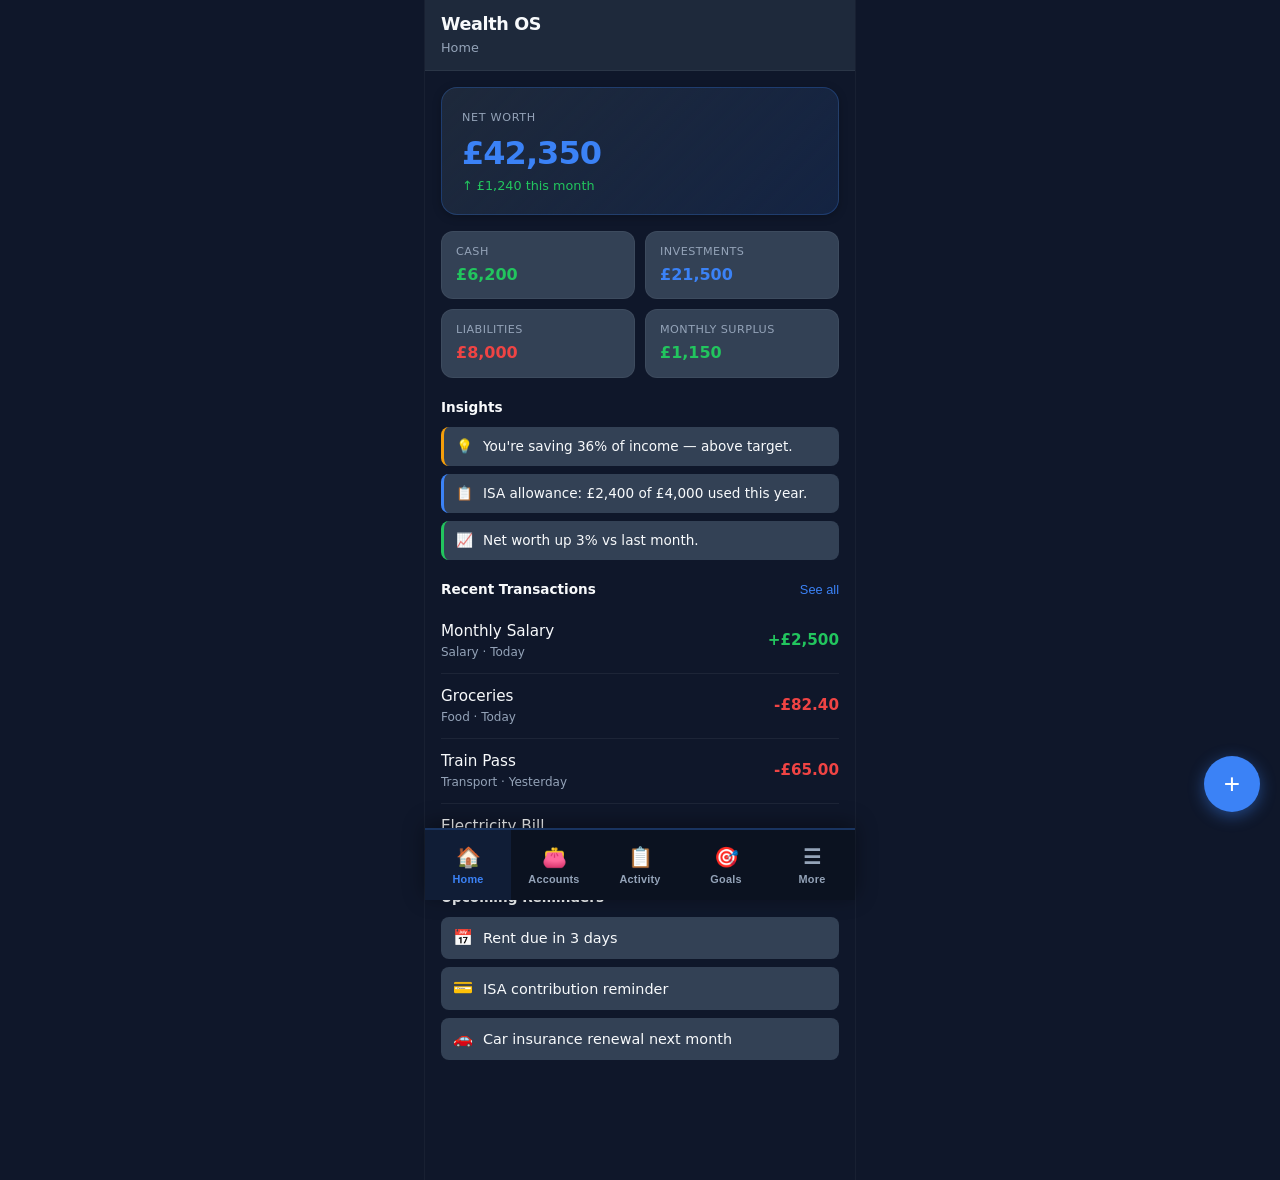
<file: mobile-prototype.html>
<!DOCTYPE html>
<html lang="en">
<head>
  <meta charset="UTF-8" />
  <meta name="viewport" content="width=device-width, initial-scale=1.0, viewport-fit=cover" />
  <meta name="theme-color" content="#0f172a" />
  <meta name="apple-mobile-web-app-capable" content="yes" />
  <meta name="apple-mobile-web-app-status-bar-style" content="black-translucent" />
  <title>Wealth OS – Mobile Prototype</title>
  <link rel="stylesheet" href="mobile-prototype.css" />
</head>
<body>
  <div class="app-shell">
    <!-- Top header -->
    <header class="app-header">
      <h1 class="header-title">Wealth OS</h1>
      <span class="header-subtitle" id="headerSubtitle">Home</span>
    </header>

    <!-- Main content area -->
    <main class="app-content">
      <!-- Home screen -->
      <section id="screen-home" class="screen active">
        <div class="hero-card">
          <span class="hero-label">Net Worth</span>
          <div class="hero-amount">£42,350</div>
          <span class="hero-trend">↑ £1,240 this month</span>
        </div>

        <div class="summary-grid">
          <div class="summary-card summary-cash">
            <span class="summary-label">Cash</span>
            <span class="summary-value">£6,200</span>
          </div>
          <div class="summary-card summary-inv">
            <span class="summary-label">Investments</span>
            <span class="summary-value">£21,500</span>
          </div>
          <div class="summary-card summary-liab">
            <span class="summary-label">Liabilities</span>
            <span class="summary-value">£8,000</span>
          </div>
          <div class="summary-card summary-surplus">
            <span class="summary-label">Monthly Surplus</span>
            <span class="summary-value">£1,150</span>
          </div>
        </div>

        <div class="section-block">
          <h3 class="section-title">Insights</h3>
          <div class="insight-card insight-tip">
            <span class="insight-icon">💡</span>
            <span>You're saving 36% of income — above target.</span>
          </div>
          <div class="insight-card insight-action">
            <span class="insight-icon">📋</span>
            <span>ISA allowance: £2,400 of £4,000 used this year.</span>
          </div>
          <div class="insight-card insight-positive">
            <span class="insight-icon">📈</span>
            <span>Net worth up 3% vs last month.</span>
          </div>
        </div>

        <div class="section-block">
          <div class="section-header">
            <h3 class="section-title">Recent Transactions</h3>
            <button type="button" class="link-btn" data-go="activity">See all</button>
          </div>
          <div class="tx-list">
            <div class="tx-item">
              <div class="tx-info">
                <span class="tx-name">Monthly Salary</span>
                <span class="tx-meta">Salary · Today</span>
              </div>
              <span class="tx-amount positive">+£2,500</span>
            </div>
            <div class="tx-item">
              <div class="tx-info">
                <span class="tx-name">Groceries</span>
                <span class="tx-meta">Food · Today</span>
              </div>
              <span class="tx-amount negative">-£82.40</span>
            </div>
            <div class="tx-item">
              <div class="tx-info">
                <span class="tx-name">Train Pass</span>
                <span class="tx-meta">Transport · Yesterday</span>
              </div>
              <span class="tx-amount negative">-£65.00</span>
            </div>
            <div class="tx-item">
              <div class="tx-info">
                <span class="tx-name">Electricity Bill</span>
                <span class="tx-meta">Bills · 2 days ago</span>
              </div>
              <span class="tx-amount negative">-£120.00</span>
            </div>
          </div>
        </div>

        <div class="section-block">
          <h3 class="section-title">Upcoming Reminders</h3>
          <div class="reminder-list">
            <div class="reminder-item">
              <span class="reminder-icon">📅</span>
              <span class="reminder-text">Rent due in 3 days</span>
            </div>
            <div class="reminder-item">
              <span class="reminder-icon">💳</span>
              <span class="reminder-text">ISA contribution reminder</span>
            </div>
            <div class="reminder-item">
              <span class="reminder-icon">🚗</span>
              <span class="reminder-text">Car insurance renewal next month</span>
            </div>
          </div>
        </div>
      </section>

      <!-- Accounts screen -->
      <section id="screen-accounts" class="screen">
        <div class="account-card">
          <div class="acc-main">
            <span class="acc-name">Main Current Account</span>
            <span class="acc-type">Cash</span>
          </div>
          <div class="acc-balance">£4,120.00</div>
          <span class="acc-meta">Last activity: Today</span>
          <button type="button" class="acc-action">Transfer</button>
        </div>
        <div class="account-card">
          <div class="acc-main">
            <span class="acc-name">Emergency Fund</span>
            <span class="acc-type">Cash</span>
          </div>
          <div class="acc-balance">£2,080.00</div>
          <span class="acc-meta">Target: £10,000</span>
          <button type="button" class="acc-action">View</button>
        </div>
        <div class="account-card">
          <div class="acc-main">
            <span class="acc-name">Vanguard ISA</span>
            <span class="acc-type">Investment</span>
          </div>
          <div class="acc-balance">£12,500.00</div>
          <span class="acc-meta">YTD: +£1,200</span>
          <button type="button" class="acc-action">View</button>
        </div>
        <div class="account-card">
          <div class="acc-main">
            <span class="acc-name">Workplace Pension</span>
            <span class="acc-type">Retirement</span>
          </div>
          <div class="acc-balance">£9,000.00</div>
          <span class="acc-meta">Employer match: 5%</span>
          <button type="button" class="acc-action">View</button>
        </div>
      </section>

      <!-- Activity screen -->
      <section id="screen-activity" class="screen">
        <div class="search-bar">
          <span class="search-icon">🔍</span>
          <input type="search" placeholder="Search transactions" class="search-input" />
        </div>
        <div class="filter-chips">
          <button type="button" class="chip active">All</button>
          <button type="button" class="chip">Income</button>
          <button type="button" class="chip">Expenses</button>
          <button type="button" class="chip">This month</button>
        </div>
        <div class="tx-list">
          <div class="tx-item tx-card">
            <div class="tx-info">
              <span class="tx-name">Monthly Salary</span>
              <span class="tx-meta">Salary · 9 Mar 2025</span>
            </div>
            <span class="tx-amount positive">+£2,500</span>
          </div>
          <div class="tx-item tx-card">
            <div class="tx-info">
              <span class="tx-name">Groceries</span>
              <span class="tx-meta">Food · 9 Mar 2025</span>
            </div>
            <span class="tx-amount negative">-£82.40</span>
          </div>
          <div class="tx-item tx-card">
            <div class="tx-info">
              <span class="tx-name">Train Pass</span>
              <span class="tx-meta">Transport · 8 Mar 2025</span>
            </div>
            <span class="tx-amount negative">-£65.00</span>
          </div>
          <div class="tx-item tx-card">
            <div class="tx-info">
              <span class="tx-name">Electricity Bill</span>
              <span class="tx-meta">Bills · 7 Mar 2025</span>
            </div>
            <span class="tx-amount negative">-£120.00</span>
          </div>
          <div class="tx-item tx-card">
            <div class="tx-info">
              <span class="tx-name">Coffee</span>
              <span class="tx-meta">Food · 7 Mar 2025</span>
            </div>
            <span class="tx-amount negative">-£4.50</span>
          </div>
        </div>
      </section>

      <!-- Goals screen -->
      <section id="screen-goals" class="screen">
        <div class="goal-card">
          <div class="goal-header">
            <span class="goal-name">Emergency Fund</span>
            <span class="goal-pct">60%</span>
          </div>
          <div class="goal-amounts">
            <span>£6,000</span>
            <span class="goal-target">/ £10,000</span>
          </div>
          <div class="goal-bar"><div class="goal-fill" style="width: 60%"></div></div>
          <span class="goal-meta">~4 months to target</span>
        </div>
        <div class="goal-card">
          <div class="goal-header">
            <span class="goal-name">House Deposit</span>
            <span class="goal-pct">36%</span>
          </div>
          <div class="goal-amounts">
            <span>£12,500</span>
            <span class="goal-target">/ £35,000</span>
          </div>
          <div class="goal-bar"><div class="goal-fill" style="width: 36%"></div></div>
          <span class="goal-meta">~18 months at current rate</span>
        </div>
        <div class="goal-card">
          <div class="goal-header">
            <span class="goal-name">LISA This Year</span>
            <span class="goal-pct">60%</span>
          </div>
          <div class="goal-amounts">
            <span>£2,400</span>
            <span class="goal-target">/ £4,000</span>
          </div>
          <div class="goal-bar"><div class="goal-fill" style="width: 60%"></div></div>
          <span class="goal-meta">Deadline: 5 Apr 2025</span>
        </div>
        <div class="goal-card">
          <div class="goal-header">
            <span class="goal-name">FI Progress</span>
            <span class="goal-pct">8%</span>
          </div>
          <div class="goal-amounts">
            <span>£42,350</span>
            <span class="goal-target">/ £500,000</span>
          </div>
          <div class="goal-bar"><div class="goal-fill" style="width: 8%"></div></div>
          <span class="goal-meta">Fire number: £500k @ 4%</span>
        </div>
      </section>

      <!-- More screen -->
      <section id="screen-more" class="screen">
        <div class="more-grid">
          <button type="button" class="more-card">
            <span class="more-icon">📋</span>
            <span class="more-label">Tax</span>
          </button>
          <button type="button" class="more-card">
            <span class="more-icon">💼</span>
            <span class="more-label">Business</span>
          </button>
          <button type="button" class="more-card">
            <span class="more-icon">📊</span>
            <span class="more-label">Analytics</span>
          </button>
          <button type="button" class="more-card">
            <span class="more-icon">🔔</span>
            <span class="more-label">Reminders</span>
          </button>
          <button type="button" class="more-card">
            <span class="more-icon">⚙️</span>
            <span class="more-label">Settings</span>
          </button>
          <button type="button" class="more-card">
            <span class="more-icon">❓</span>
            <span class="more-label">Help</span>
          </button>
        </div>
      </section>
    </main>

    <!-- Bottom navigation -->
    <nav class="bottom-nav" aria-label="Main navigation">
      <button type="button" class="nav-tab active" data-tab="home" aria-label="Home">
        <span class="nav-icon">🏠</span>
        <span class="nav-label">Home</span>
      </button>
      <button type="button" class="nav-tab" data-tab="accounts" aria-label="Accounts">
        <span class="nav-icon">👛</span>
        <span class="nav-label">Accounts</span>
      </button>
      <button type="button" class="nav-tab" data-tab="activity" aria-label="Activity">
        <span class="nav-icon">📋</span>
        <span class="nav-label">Activity</span>
      </button>
      <button type="button" class="nav-tab" data-tab="goals" aria-label="Goals">
        <span class="nav-icon">🎯</span>
        <span class="nav-label">Goals</span>
      </button>
      <button type="button" class="nav-tab" data-tab="more" aria-label="More">
        <span class="nav-icon">☰</span>
        <span class="nav-label">More</span>
      </button>
    </nav>

    <!-- Floating action button -->
    <div class="fab-container">
      <div id="fabMenu" class="fab-menu hidden">
        <button type="button" class="fab-action" data-action="transaction">+ Transaction</button>
        <button type="button" class="fab-action" data-action="account">+ Account</button>
        <button type="button" class="fab-action" data-action="goal">+ Goal</button>
        <button type="button" class="fab-action" data-action="snapshot">+ Snapshot</button>
        <button type="button" class="fab-action" data-action="reminder">+ Reminder</button>
      </div>
      <button type="button" id="fabTrigger" class="fab-trigger" aria-label="Add">
        <span class="fab-icon">+</span>
      </button>
    </div>
  </div>

  <script src="mobile-prototype.js"></script>
</body>
</html>
</file>
<file: mobile-prototype.css>
/* ============================================
   Wealth OS Mobile Prototype
   Mobile-first, premium finance app UX
   ============================================ */

:root {
  --bg-primary: #0f172a;
  --bg-secondary: #1e293b;
  --bg-card: #334155;
  --bg-elevated: #475569;
  --text-primary: #f8fafc;
  --text-muted: #94a3b8;
  --accent: #3b82f6;
  --accent-hover: #2563eb;
  --income: #22c55e;
  --expense: #ef4444;
  --radius: 12px;
  --radius-sm: 8px;
  --radius-lg: 16px;
  --shadow: 0 2px 8px rgba(0, 0, 0, 0.25);
  --shadow-lg: 0 4px 16px rgba(0, 0, 0, 0.3);
  --safe-bottom: env(safe-area-inset-bottom);
}

* {
  box-sizing: border-box;
  margin: 0;
  padding: 0;
}

body {
  font-family: -apple-system, BlinkMacSystemFont, "Segoe UI", system-ui, sans-serif;
  background: var(--bg-primary);
  color: var(--text-primary);
  min-height: 100vh;
  line-height: 1.4;
  font-size: 15px;
  -webkit-font-smoothing: antialiased;
}

.app-shell {
  max-width: 430px;
  margin: 0 auto;
  min-height: 100vh;
  display: flex;
  flex-direction: column;
  background: var(--bg-primary);
  box-shadow: 0 0 0 1px rgba(255, 255, 255, 0.04);
}

/* ===== Top header ===== */
.app-header {
  position: sticky;
  top: 0;
  z-index: 50;
  padding: 12px 16px;
  padding-top: calc(12px + env(safe-area-inset-top));
  background: var(--bg-secondary);
  border-bottom: 1px solid rgba(255, 255, 255, 0.06);
}

.header-title {
  font-size: 1.1rem;
  font-weight: 700;
  letter-spacing: -0.02em;
}

.header-subtitle {
  font-size: 0.8rem;
  color: var(--text-muted);
  margin-top: 2px;
}

/* ===== Main content ===== */
.app-content {
  flex: 1;
  overflow-y: auto;
  padding: 16px;
  padding-bottom: calc(100px + var(--safe-bottom));
  -webkit-overflow-scrolling: touch;
}

/* ===== Screens ===== */
.screen {
  display: none;
  animation: fadeIn 0.2s ease;
}

.screen.active {
  display: block;
}

@keyframes fadeIn {
  from { opacity: 0; }
  to { opacity: 1; }
}

/* ===== Home: Hero card ===== */
.hero-card {
  background: linear-gradient(135deg, var(--bg-secondary) 0%, rgba(59, 130, 246, 0.12) 100%);
  border: 1px solid rgba(59, 130, 246, 0.25);
  border-radius: var(--radius-lg);
  padding: 18px 20px;
  margin-bottom: 16px;
  box-shadow: var(--shadow);
}

.hero-label {
  font-size: 0.7rem;
  text-transform: uppercase;
  letter-spacing: 0.06em;
  color: var(--text-muted);
}

.hero-amount {
  font-size: 2rem;
  font-weight: 700;
  color: var(--accent);
  letter-spacing: -0.03em;
  margin-top: 4px;
}

.hero-trend {
  font-size: 0.8rem;
  color: var(--income);
  margin-top: 6px;
}

/* ===== Summary grid ===== */
.summary-grid {
  display: grid;
  grid-template-columns: repeat(2, 1fr);
  gap: 10px;
  margin-bottom: 20px;
}

.summary-card {
  background: var(--bg-card);
  border-radius: var(--radius);
  padding: 12px 14px;
  border: 1px solid rgba(255, 255, 255, 0.05);
}

.summary-label {
  display: block;
  font-size: 0.7rem;
  color: var(--text-muted);
  text-transform: uppercase;
  letter-spacing: 0.04em;
}

.summary-value {
  display: block;
  font-size: 1rem;
  font-weight: 600;
  margin-top: 4px;
}

.summary-cash .summary-value { color: var(--income); }
.summary-inv .summary-value { color: var(--accent); }
.summary-liab .summary-value { color: var(--expense); }
.summary-surplus .summary-value { color: var(--income); }

/* ===== Section blocks ===== */
.section-block {
  margin-bottom: 20px;
}

.section-title {
  font-size: 0.85rem;
  font-weight: 600;
  margin-bottom: 10px;
  color: var(--text-primary);
}

.section-header {
  display: flex;
  justify-content: space-between;
  align-items: center;
  margin-bottom: 10px;
}

.section-header .section-title {
  margin-bottom: 0;
}

/* ===== Insights ===== */
.insight-card {
  display: flex;
  align-items: flex-start;
  gap: 10px;
  padding: 10px 12px;
  background: var(--bg-card);
  border-radius: var(--radius-sm);
  margin-bottom: 8px;
  font-size: 0.85rem;
  border-left: 3px solid var(--accent);
}

.insight-card:last-child {
  margin-bottom: 0;
}

.insight-icon {
  flex-shrink: 0;
}

.insight-tip { border-left-color: #f59e0b; }
.insight-action { border-left-color: var(--accent); }
.insight-positive { border-left-color: var(--income); }

/* ===== Link button ===== */
.link-btn {
  background: none;
  border: none;
  color: var(--accent);
  font-size: 0.8rem;
  font-weight: 500;
  cursor: pointer;
}

.link-btn:hover {
  text-decoration: underline;
}

/* ===== Transaction list ===== */
.tx-list {
  display: flex;
  flex-direction: column;
  gap: 0;
}

.tx-item {
  display: flex;
  justify-content: space-between;
  align-items: center;
  padding: 12px 0;
  border-bottom: 1px solid rgba(255, 255, 255, 0.06);
}

.tx-item:last-child {
  border-bottom: none;
}

.tx-card {
  background: var(--bg-card);
  padding: 12px 14px;
  margin-bottom: 8px;
  border-radius: var(--radius-sm);
  border: none;
}

.tx-card:last-child {
  margin-bottom: 0;
}

.tx-info {
  display: flex;
  flex-direction: column;
  gap: 2px;
}

.tx-name {
  font-size: 0.95rem;
  font-weight: 500;
}

.tx-meta {
  font-size: 0.75rem;
  color: var(--text-muted);
}

.tx-amount {
  font-size: 0.95rem;
  font-weight: 600;
}

.tx-amount.positive { color: var(--income); }
.tx-amount.negative { color: var(--expense); }

/* ===== Reminders ===== */
.reminder-list {
  display: flex;
  flex-direction: column;
  gap: 8px;
}

.reminder-item {
  display: flex;
  align-items: center;
  gap: 10px;
  padding: 10px 12px;
  background: var(--bg-card);
  border-radius: var(--radius-sm);
  font-size: 0.9rem;
}

.reminder-icon {
  font-size: 1rem;
}

.reminder-text {
  flex: 1;
}

/* ===== Account cards ===== */
.account-card {
  background: var(--bg-card);
  border-radius: var(--radius);
  padding: 14px 16px;
  margin-bottom: 10px;
  border: 1px solid rgba(255, 255, 255, 0.06);
}

.account-card:last-child {
  margin-bottom: 0;
}

.acc-main {
  display: flex;
  justify-content: space-between;
  align-items: baseline;
  margin-bottom: 4px;
}

.acc-name {
  font-size: 1rem;
  font-weight: 600;
}

.acc-type {
  font-size: 0.7rem;
  color: var(--text-muted);
  text-transform: uppercase;
}

.acc-balance {
  font-size: 1.25rem;
  font-weight: 700;
  color: var(--income);
}

.acc-meta {
  display: block;
  font-size: 0.75rem;
  color: var(--text-muted);
  margin-top: 4px;
}

.acc-action {
  margin-top: 10px;
  padding: 8px 14px;
  background: rgba(59, 130, 246, 0.2);
  color: var(--accent);
  border: 1px solid rgba(59, 130, 246, 0.4);
  border-radius: var(--radius-sm);
  font-size: 0.8rem;
  font-weight: 600;
  cursor: pointer;
}

.acc-action:hover {
  background: rgba(59, 130, 246, 0.3);
}

/* ===== Activity: search & filters ===== */
.search-bar {
  display: flex;
  align-items: center;
  gap: 10px;
  background: var(--bg-card);
  border-radius: var(--radius);
  padding: 10px 14px;
  margin-bottom: 12px;
}

.search-icon {
  font-size: 1rem;
}

.search-input {
  flex: 1;
  background: none;
  border: none;
  color: var(--text-primary);
  font-size: 0.95rem;
}

.search-input::placeholder {
  color: var(--text-muted);
}

.search-input:focus {
  outline: none;
}

.filter-chips {
  display: flex;
  gap: 8px;
  margin-bottom: 16px;
  overflow-x: auto;
  padding-bottom: 4px;
}

.filter-chips::-webkit-scrollbar {
  display: none;
}

.chip {
  flex-shrink: 0;
  padding: 8px 14px;
  background: var(--bg-card);
  border: 1px solid rgba(255, 255, 255, 0.08);
  border-radius: 20px;
  color: var(--text-muted);
  font-size: 0.85rem;
  cursor: pointer;
}

.chip.active {
  background: rgba(59, 130, 246, 0.2);
  color: var(--accent);
  border-color: var(--accent);
}

/* ===== Goal cards ===== */
.goal-card {
  background: var(--bg-card);
  border-radius: var(--radius);
  padding: 14px 16px;
  margin-bottom: 10px;
  border: 1px solid rgba(255, 255, 255, 0.06);
}

.goal-card:last-child {
  margin-bottom: 0;
}

.goal-header {
  display: flex;
  justify-content: space-between;
  align-items: center;
  margin-bottom: 6px;
}

.goal-name {
  font-size: 1rem;
  font-weight: 600;
}

.goal-pct {
  font-size: 0.8rem;
  font-weight: 700;
  color: var(--accent);
}

.goal-amounts {
  font-size: 1.1rem;
  font-weight: 600;
  margin-bottom: 8px;
}

.goal-target {
  font-size: 0.9rem;
  font-weight: 400;
  color: var(--text-muted);
}

.goal-bar {
  height: 6px;
  background: var(--bg-secondary);
  border-radius: 3px;
  overflow: hidden;
  margin-bottom: 6px;
}

.goal-fill {
  height: 100%;
  background: linear-gradient(90deg, var(--accent), #60a5fa);
  border-radius: 3px;
  transition: width 0.3s ease;
}

.goal-meta {
  font-size: 0.75rem;
  color: var(--text-muted);
}

/* ===== More screen ===== */
.more-grid {
  display: grid;
  grid-template-columns: repeat(2, 1fr);
  gap: 10px;
}

.more-card {
  display: flex;
  flex-direction: column;
  align-items: center;
  gap: 8px;
  padding: 18px 16px;
  background: var(--bg-card);
  border: 1px solid rgba(255, 255, 255, 0.06);
  border-radius: var(--radius);
  color: var(--text-primary);
  font-size: 0.9rem;
  font-weight: 500;
  cursor: pointer;
}

.more-card:hover {
  background: var(--bg-elevated);
}

.more-icon {
  font-size: 1.5rem;
}

.more-label {
  font-weight: 500;
}

/* ===== Bottom navigation ===== */
.bottom-nav {
  position: fixed;
  bottom: 0;
  left: 50%;
  transform: translateX(-50%);
  width: 100%;
  max-width: 430px;
  height: 72px;
  display: flex;
  background: #0b1220;
  border-top: 2px solid rgba(59, 130, 246, 0.3);
  z-index: 80;
  padding-bottom: var(--safe-bottom);
  box-shadow: 0 -4px 20px rgba(0, 0, 0, 0.4);
}

.nav-tab {
  flex: 1;
  display: flex;
  flex-direction: column;
  align-items: center;
  justify-content: center;
  gap: 4px;
  background: none;
  border: none;
  color: var(--text-muted);
  font-size: 0.68rem;
  font-weight: 600;
  cursor: pointer;
  transition: color 0.2s, background 0.2s;
}

.nav-tab:active {
  background: rgba(255, 255, 255, 0.05);
}

.nav-tab.active {
  color: var(--accent);
  background: rgba(59, 130, 246, 0.1);
}

.nav-icon {
  font-size: 1.25rem;
}

.nav-label {
  letter-spacing: 0.02em;
}

/* ===== Floating action button ===== */
.fab-container {
  position: fixed;
  bottom: calc(88px + var(--safe-bottom));
  right: 20px;
  z-index: 90;
  display: flex;
  flex-direction: column;
  align-items: flex-end;
  gap: 12px;
}

.fab-trigger {
  width: 56px;
  height: 56px;
  border-radius: 50%;
  background: var(--accent);
  color: #fff;
  border: none;
  box-shadow: 0 4px 16px rgba(59, 130, 246, 0.45);
  cursor: pointer;
  display: flex;
  align-items: center;
  justify-content: center;
  transition: transform 0.2s, box-shadow 0.2s;
}

.fab-trigger:hover {
  background: var(--accent-hover);
}

.fab-trigger:active {
  transform: scale(0.96);
}

.fab-icon {
  font-size: 1.75rem;
  font-weight: 300;
  line-height: 1;
}

.fab-menu {
  display: flex;
  flex-direction: column;
  gap: 6px;
}

.fab-menu.hidden {
  display: none !important;
}

.fab-action {
  padding: 10px 18px;
  background: var(--bg-secondary);
  border: 1px solid rgba(255, 255, 255, 0.08);
  border-radius: var(--radius-sm);
  color: var(--text-primary);
  font-size: 0.9rem;
  white-space: nowrap;
  cursor: pointer;
  box-shadow: var(--shadow);
}

.fab-action:hover {
  background: var(--bg-elevated);
}
</file>
